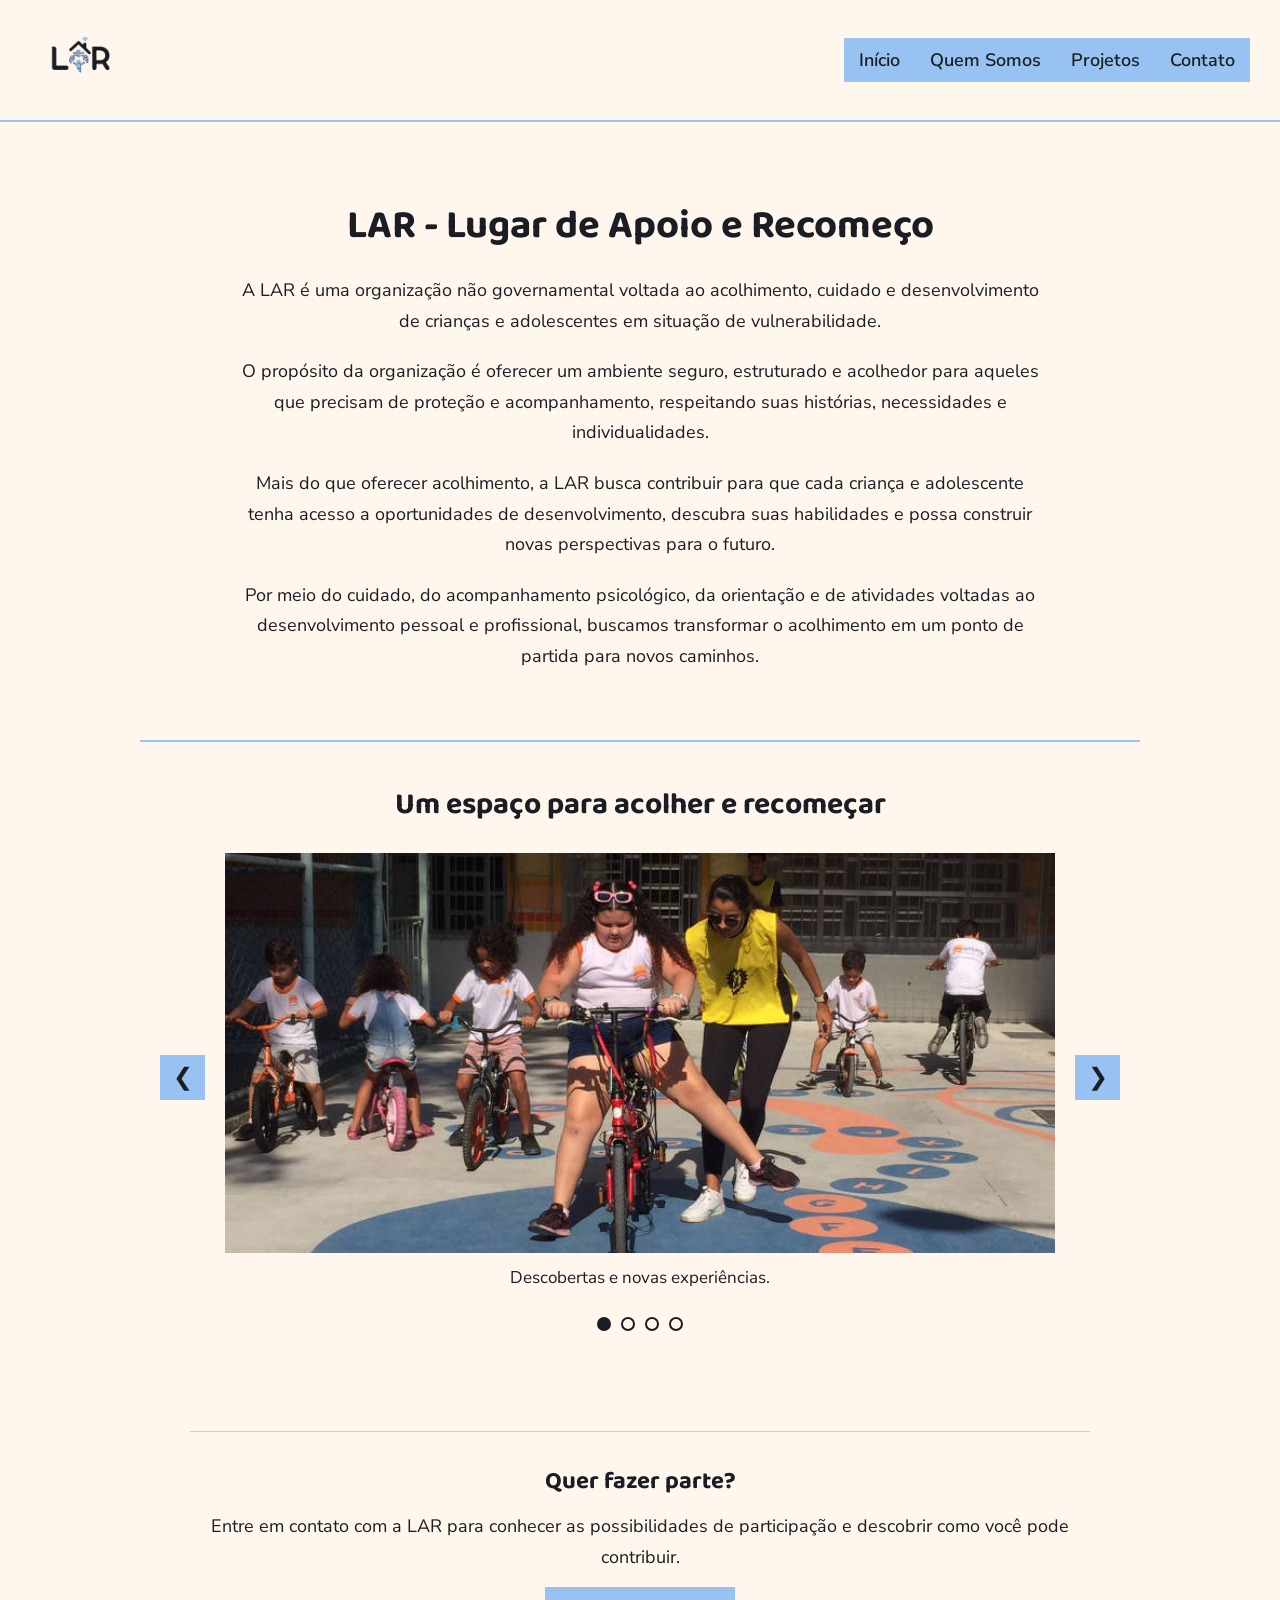
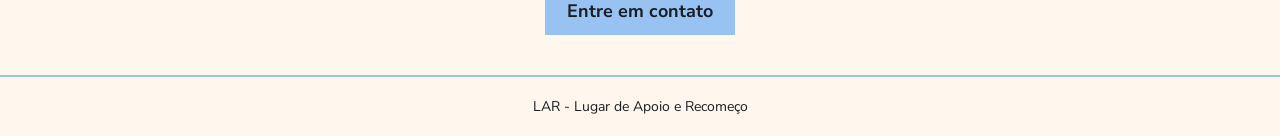
<file: Projeto ADS/HTML/index.html>
<!DOCTYPE html>
<html lang="pt-BR">

<head>

    <meta charset="UTF-8">

    <meta name="viewport" content="width=device-width, initial-scale=1.0">

    <title>LAR - Lugar de Apoio e Recomeço</title>

    <!-- Fontes -->

    <link rel="preconnect" href="https://fonts.googleapis.com">

    <link rel="preconnect" href="https://fonts.gstatic.com" crossorigin>

    <link
        href="https://fonts.googleapis.com/css2?family=Baloo+2:wght@400;500;600;700&family=Nunito+Sans:wght@400;500;600;700&display=swap"
        rel="stylesheet">

    <!-- CSS -->

    <link rel="stylesheet" href="../CSS/style.css">

</head>


<body>

    <!-- CABEÇALHO -->

    <header>

        <a href="index.html">

            <img
                src="../IMG/logo.png"
                alt="Logo da ONG LAR">

        </a>


        <!-- BOTÃO DO MENU HAMBÚRGUER -->

        <button
            type="button"
            class="menu-hamburguer"
            aria-label="Abrir menu"
            aria-expanded="false">

            <span></span>
            <span></span>
            <span></span>

        </button>


        <!-- MENU DE NAVEGAÇÃO -->

        <nav>

            <a href="index.html">Início</a>

            <a href="quem-somos.html">Quem Somos</a>

            <div class="menu-dropdown">

                <a href="projetos.html">Projetos</a>

                <div class="submenu">

                    <a href="projetos.html">Nossos Projetos</a>

                    <a href="projetos.html#participacao">Faça Parte</a>

                </div>

            </div>

            <a href="contato.html">Contato</a>

        </nav>

    </header>


    <main id="conteudo-principal">

        <!-- APRESENTAÇÃO DA LAR -->

        <section class="inicio">

            <h1>
                LAR - Lugar de Apoio e Recomeço
            </h1>

            <p>
                A LAR é uma organização não governamental voltada ao
                acolhimento, cuidado e desenvolvimento de crianças e
                adolescentes em situação de vulnerabilidade.
            </p>

            <p>
                O propósito da organização é oferecer um ambiente seguro,
                estruturado e acolhedor para aqueles que precisam de
                proteção e acompanhamento, respeitando suas histórias,
                necessidades e individualidades.
            </p>

            <p>
                Mais do que oferecer acolhimento, a LAR busca contribuir
                para que cada criança e adolescente tenha acesso a
                oportunidades de desenvolvimento, descubra suas
                habilidades e possa construir novas perspectivas para
                o futuro.
            </p>

            <p>
                Por meio do cuidado, do acompanhamento psicológico,
                da orientação e de atividades voltadas ao desenvolvimento
                pessoal e profissional, buscamos transformar o acolhimento
                em um ponto de partida para novos caminhos.
            </p>

        </section>


        <!-- CARROSSEL -->

        <section
            class="inicio-carrossel"
            aria-labelledby="titulo-carrossel">

            <h2 id="titulo-carrossel">
                Um espaço para acolher e recomeçar
            </h2>

            <div class="carrossel">

                <!-- BOTÃO IMAGEM ANTERIOR -->

                <button
                    type="button"
                    class="carrossel-botao"
                    id="anterior"
                    aria-label="Imagem anterior">

                    &#10094;

                </button>


                <!-- ÁREA DAS IMAGENS -->

                <div class="carrossel-imagens">

                    <figure class="slide ativo">

                        <img
                            src="../IMG/carrosel01.jpg"
                            alt="Menina começando a aprender a andar de bicicleta.">

                        <figcaption>
                            Descobertas e novas experiências.
                        </figcaption>

                    </figure>


                    <figure class="slide">

                        <img
                            src="../IMG/carrosel02.jpg"
                            alt="Aniversário em estilo piquenique, com crianças reunidas ao redor cantando.">

                        <figcaption>
                            Momentos de convivência e celebração.
                        </figcaption>

                    </figure>


                    <figure class="slide">

                        <img
                            src="../IMG/carrosel03.jpg"
                            alt="Crianças realizando uma atividade de pintura com tinta guache, cartolinas e pincéis, com bambolês ao fundo.">

                        <figcaption>
                            Criatividade, expressão e aprendizado.
                        </figcaption>

                    </figure>


                    <figure class="slide">

                        <img
                            src="../IMG/carrosel04.jpg"
                            alt="Mulheres adultas preparando cachorro-quente para as crianças.">

                        <figcaption>
                            Momentos de cuidado e convivência.
                        </figcaption>

                    </figure>

                </div>


                <!-- BOTÃO PRÓXIMA IMAGEM -->

                <button
                    type="button"
                    class="carrossel-botao"
                    id="proximo"
                    aria-label="Próxima imagem">

                    &#10095;

                </button>

            </div>


            <!-- INDICADORES -->

            <div
                class="carrossel-indicadores"
                role="group"
                aria-label="Navegação do carrossel">

                <button
                    type="button"
                    class="indicador ativo"
                    aria-label="Mostrar primeira imagem">
                </button>

                <button
                    type="button"
                    class="indicador"
                    aria-label="Mostrar segunda imagem">
                </button>

                <button
                    type="button"
                    class="indicador"
                    aria-label="Mostrar terceira imagem">
                </button>

                <button
                    type="button"
                    class="indicador"
                    aria-label="Mostrar quarta imagem">
                </button>

            </div>

        </section>


        <!-- CONTATO -->

        <section>

            <div class="participacao-final">

                <h3>
                    Quer fazer parte?
                </h3>

                <p>
                    Entre em contato com a LAR para conhecer as
                    possibilidades de participação e descobrir como
                    você pode contribuir.
                </p>

                <a href="contato.html">
                    Entre em contato
                </a>

            </div>

        </section>

    </main>


    <!-- RODAPÉ -->

    <footer>

        <p>
            LAR - Lugar de Apoio e Recomeço
        </p>

    </footer>


    <!-- JAVASCRIPT -->

    <script src="../JS/main.js"></script>

</body>

</html>
</file>
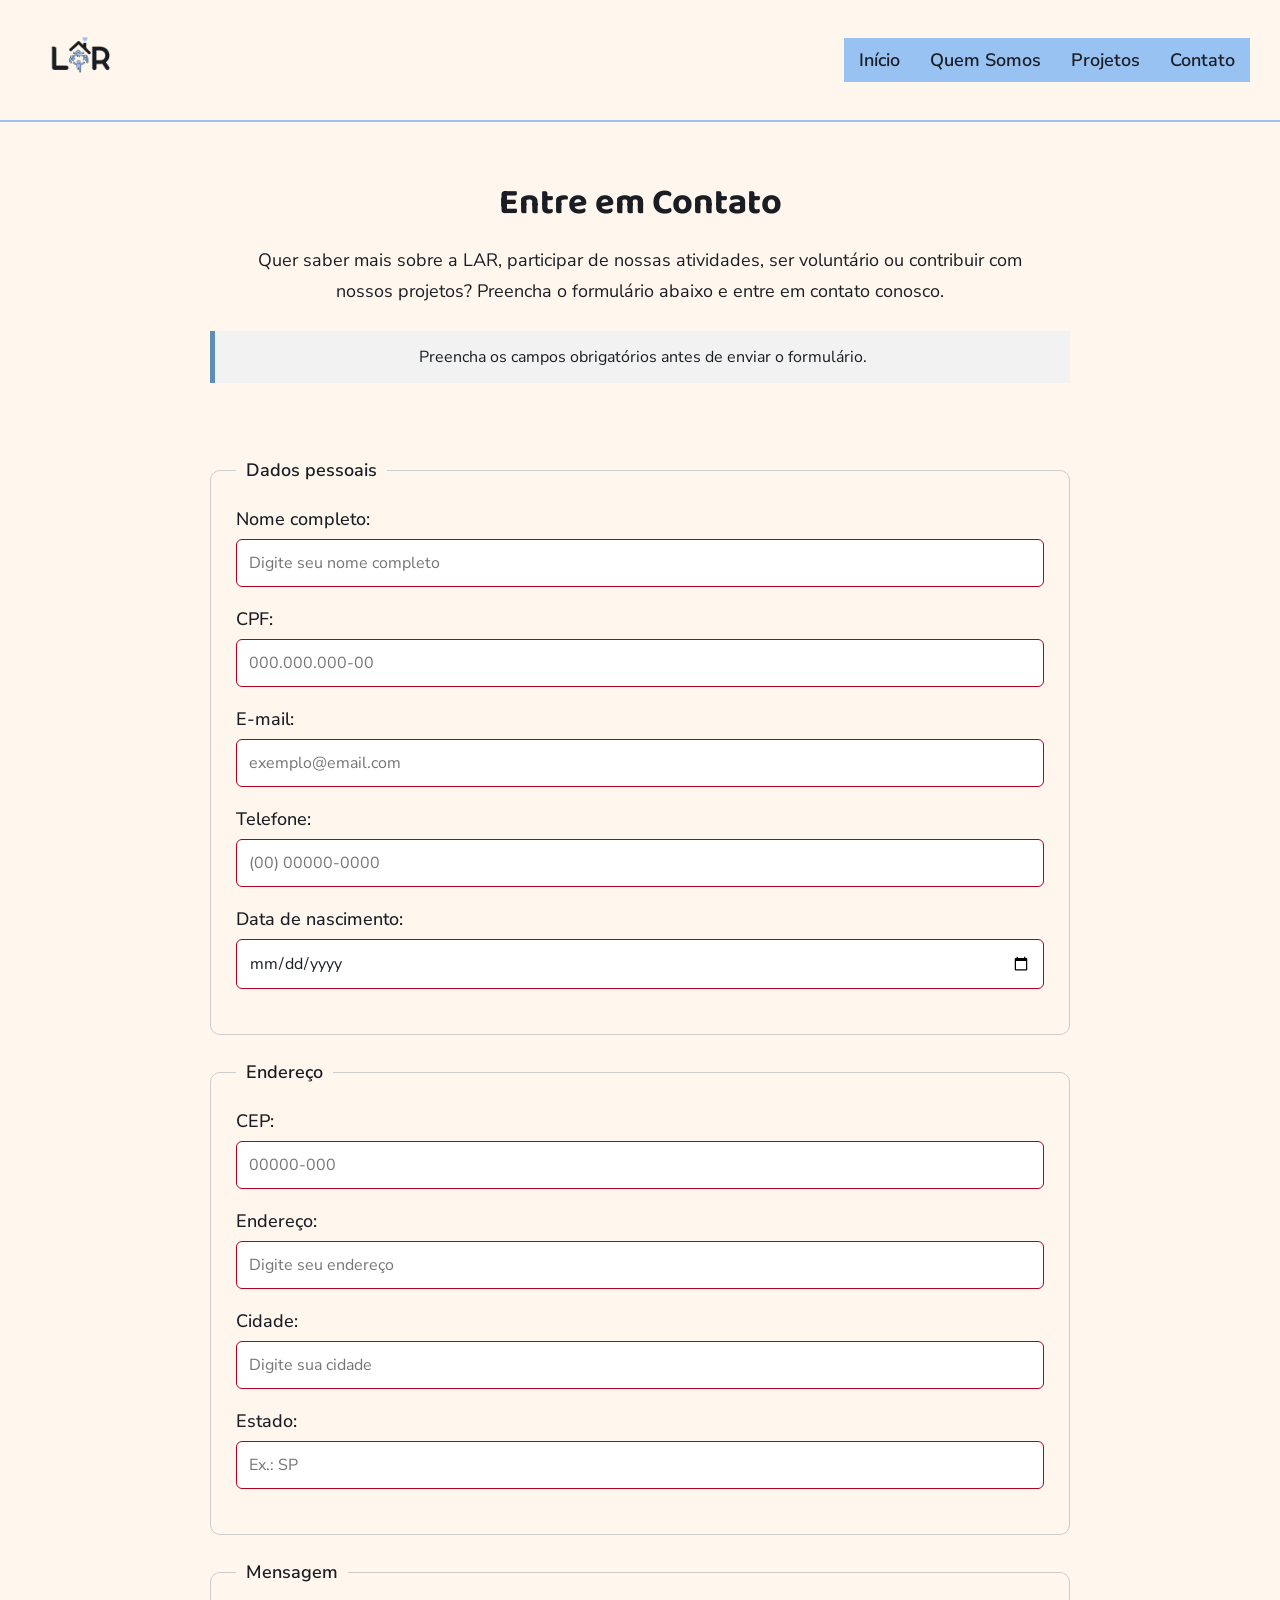
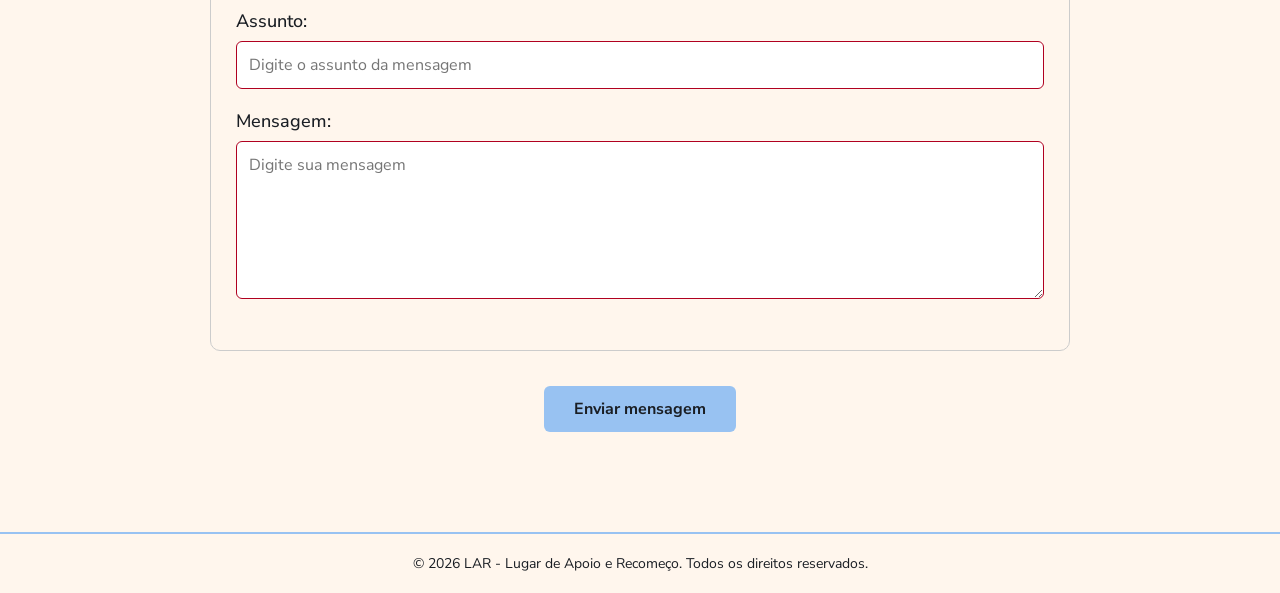
<file: Projeto ADS/HTML/contato.html>
<!DOCTYPE html>
<html lang="pt-BR">

<head>

    <meta charset="UTF-8">

    <meta name="viewport" content="width=device-width, initial-scale=1.0">

    <title>LAR - Contato</title>

    <!-- Fontes -->

    <link rel="preconnect" href="https://fonts.googleapis.com">

    <link rel="preconnect" href="https://fonts.gstatic.com" crossorigin>

    <link
        href="https://fonts.googleapis.com/css2?family=Baloo+2:wght@400;500;600;700&family=Nunito+Sans:wght@400;500;600;700&display=swap"
        rel="stylesheet">

    <!-- CSS -->

    <link rel="stylesheet" href="../CSS/style.css">

</head>


<body>

    <!-- CABEÇALHO -->

    <header>

        <a href="index.html">

            <img
                src="../IMG/logo.png"
                alt="Logo da ONG LAR">

        </a>


        <!-- BOTÃO DO MENU HAMBÚRGUER -->

        <button
            type="button"
            class="menu-hamburguer"
            aria-label="Abrir menu"
            aria-expanded="false">

            <span></span>
            <span></span>
            <span></span>

        </button>


        <!-- MENU DE NAVEGAÇÃO -->

        <nav>

            <a href="index.html">Início</a>

            <a href="quem-somos.html">Quem Somos</a>

            <div class="menu-dropdown">

                <a href="projetos.html">Projetos</a>

                <div class="submenu">

                    <a href="projetos.html">Nossos Projetos</a>

                    <a href="projetos.html#participacao">Faça Parte</a>

                </div>

            </div>

            <a href="contato.html">Contato</a>

        </nav>

    </header>


    <!-- CONTEÚDO PRINCIPAL -->

    <main>

        <section class="contato-introducao">

            <h1>
                Entre em Contato
            </h1>

            <p>
                Quer saber mais sobre a LAR, participar de nossas atividades,
                ser voluntário ou contribuir com nossos projetos?
                Preencha o formulário abaixo e entre em contato conosco.
            </p>

            <div class="alerta">
                Preencha os campos obrigatórios antes de enviar o formulário.
            </div>

        </section>


        <!-- FORMULÁRIO -->

        <section class="contato-formulario">

            <form action="#" method="post">

                <!-- DADOS PESSOAIS -->

                <fieldset>

                    <legend>
                        Dados pessoais
                    </legend>

                    <label for="nome">
                        Nome completo:
                    </label>

                    <input
                        type="text"
                        id="nome"
                        name="nome"
                        placeholder="Digite seu nome completo"
                        required>


                    <label for="cpf">
                        CPF:
                    </label>

                    <input
                        type="text"
                        id="cpf"
                        name="cpf"
                        placeholder="000.000.000-00"
                        pattern="[0-9]{3}\.[0-9]{3}\.[0-9]{3}-[0-9]{2}"
                        title="Digite o CPF no formato 000.000.000-00"
                        required>


                    <label for="email">
                        E-mail:
                    </label>

                    <input
                        type="email"
                        id="email"
                        name="email"
                        placeholder="exemplo@email.com"
                        required>


                    <label for="telefone">
                        Telefone:
                    </label>

                    <input
                        type="tel"
                        id="telefone"
                        name="telefone"
                        placeholder="(00) 00000-0000"
                        pattern="\([0-9]{2}\) [0-9]{5}-[0-9]{4}"
                        title="Digite o telefone no formato (00) 00000-0000"
                        required>


                    <label for="data-nascimento">
                        Data de nascimento:
                    </label>

                    <input
                        type="date"
                        id="data-nascimento"
                        name="data-nascimento"
                        required>

                </fieldset>


                <!-- ENDEREÇO -->

                <fieldset>

                    <legend>
                        Endereço
                    </legend>

                    <label for="cep">
                        CEP:
                    </label>

                    <input
                        type="text"
                        id="cep"
                        name="cep"
                        placeholder="00000-000"
                        pattern="[0-9]{5}-[0-9]{3}"
                        title="Digite o CEP no formato 00000-000"
                        required>


                    <label for="endereco">
                        Endereço:
                    </label>

                    <input
                        type="text"
                        id="endereco"
                        name="endereco"
                        placeholder="Digite seu endereço"
                        required>


                    <label for="cidade">
                        Cidade:
                    </label>

                    <input
                        type="text"
                        id="cidade"
                        name="cidade"
                        placeholder="Digite sua cidade"
                        required>


                    <label for="estado">
                        Estado:
                    </label>

                    <input
                        type="text"
                        id="estado"
                        name="estado"
                        placeholder="Ex.: SP"
                        pattern="[A-Za-z]{2}"
                        maxlength="2"
                        title="Digite a sigla do estado com 2 letras"
                        required>

                </fieldset>


                <!-- MENSAGEM -->

                <fieldset>

                    <legend>
                        Mensagem
                    </legend>

                    <label for="assunto">
                        Assunto:
                    </label>

                    <input
                        type="text"
                        id="assunto"
                        name="assunto"
                        placeholder="Digite o assunto da mensagem"
                        required>


                    <label for="mensagem">
                        Mensagem:
                    </label>

                    <textarea
                        id="mensagem"
                        name="mensagem"
                        placeholder="Digite sua mensagem"
                        rows="6"
                        required></textarea>

                </fieldset>


                <!-- BOTÃO -->

                <button type="submit">
                    Enviar mensagem
                </button>

            </form>

        </section>

    </main>


    <!-- RODAPÉ -->

    <footer>

        <p>
            © 2026 LAR - Lugar de Apoio e Recomeço. Todos os direitos reservados.
        </p>

    </footer>


    <!-- JAVASCRIPT -->

    <script src="../JS/main.js"></script>

</body>

</html>
</file>
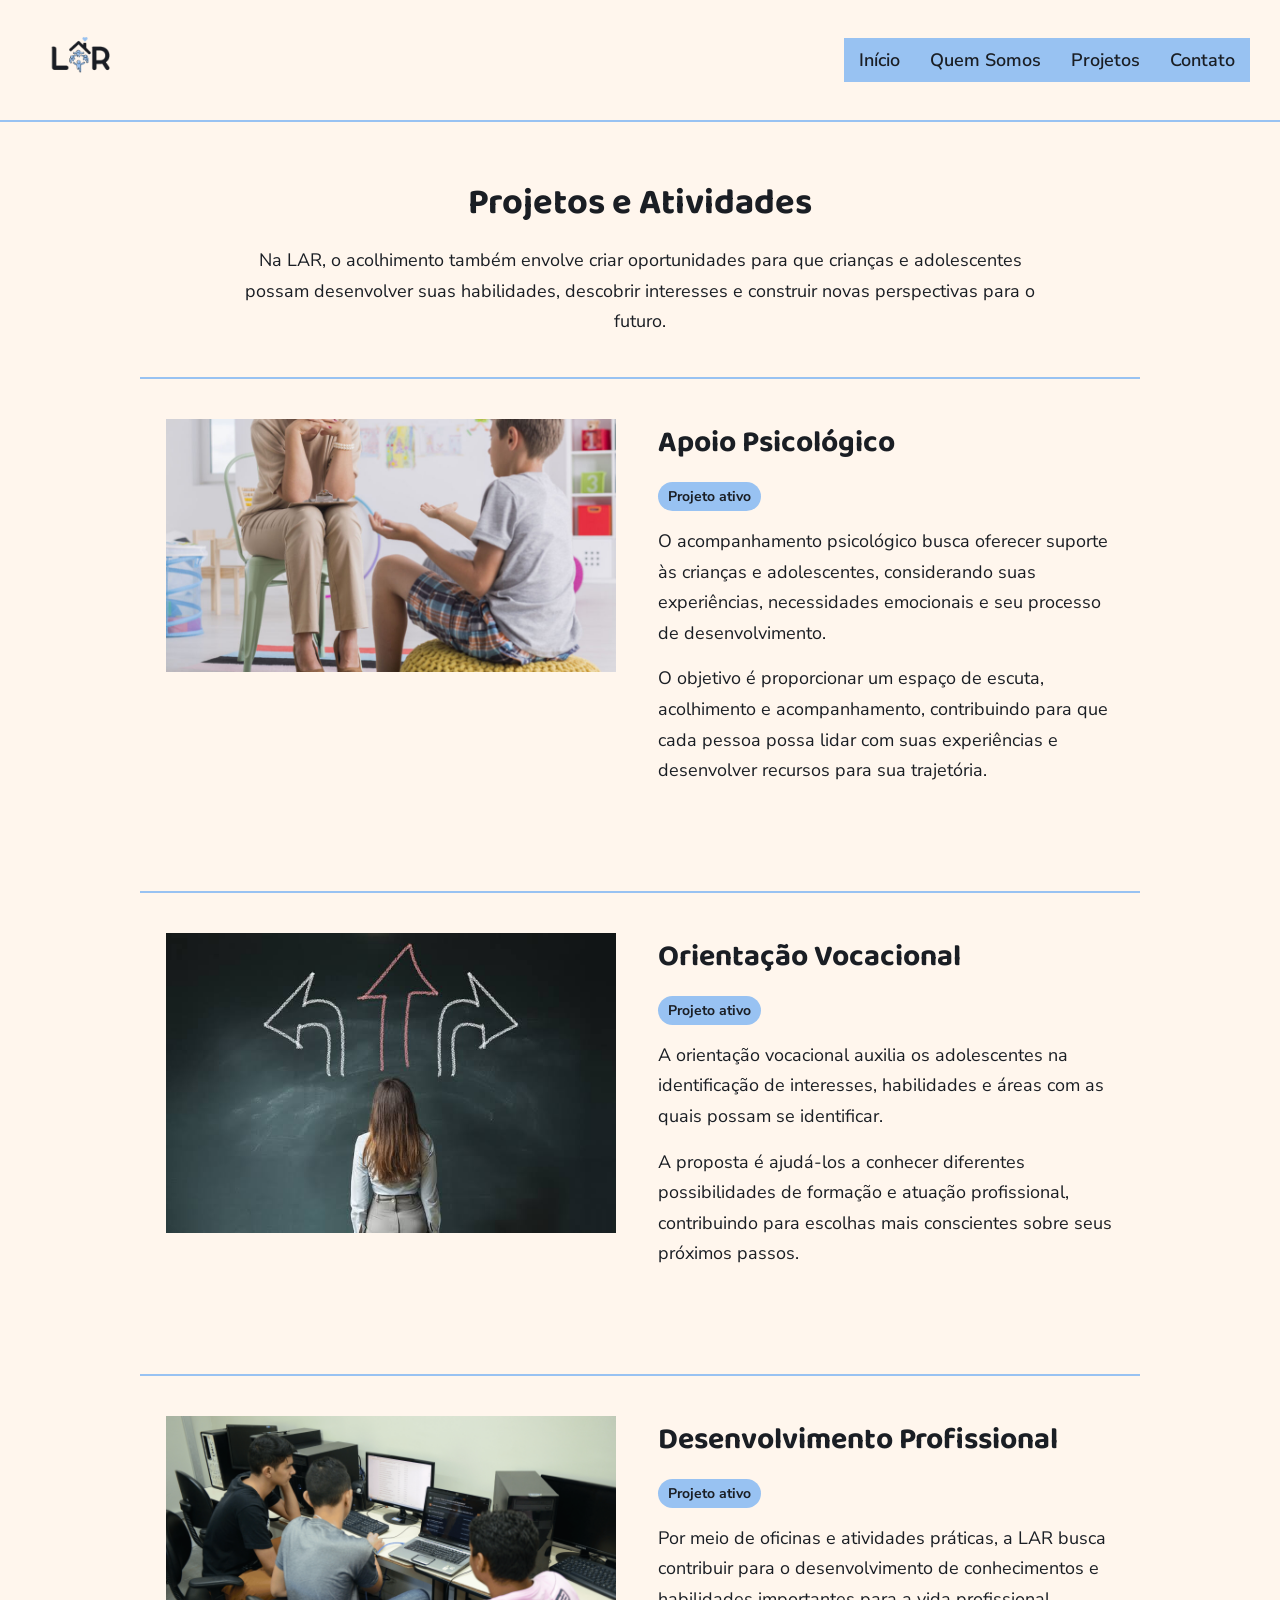
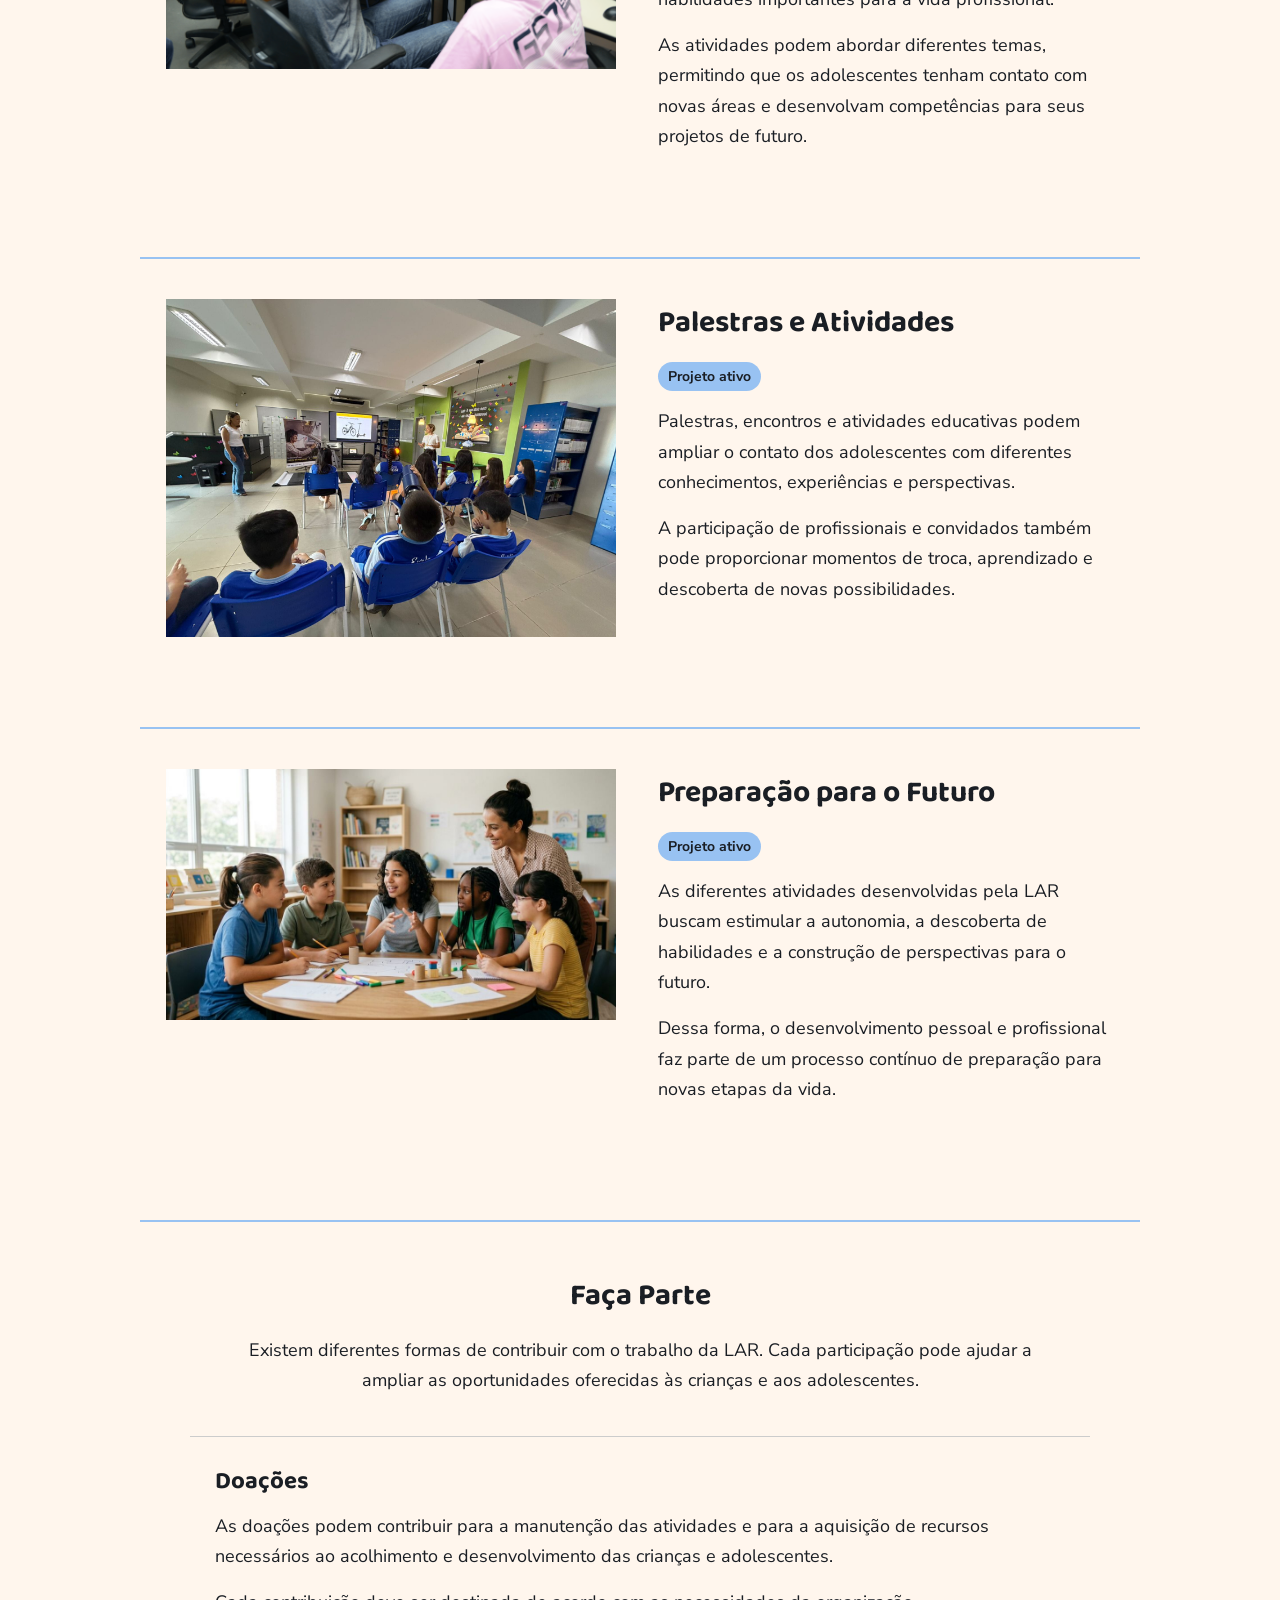
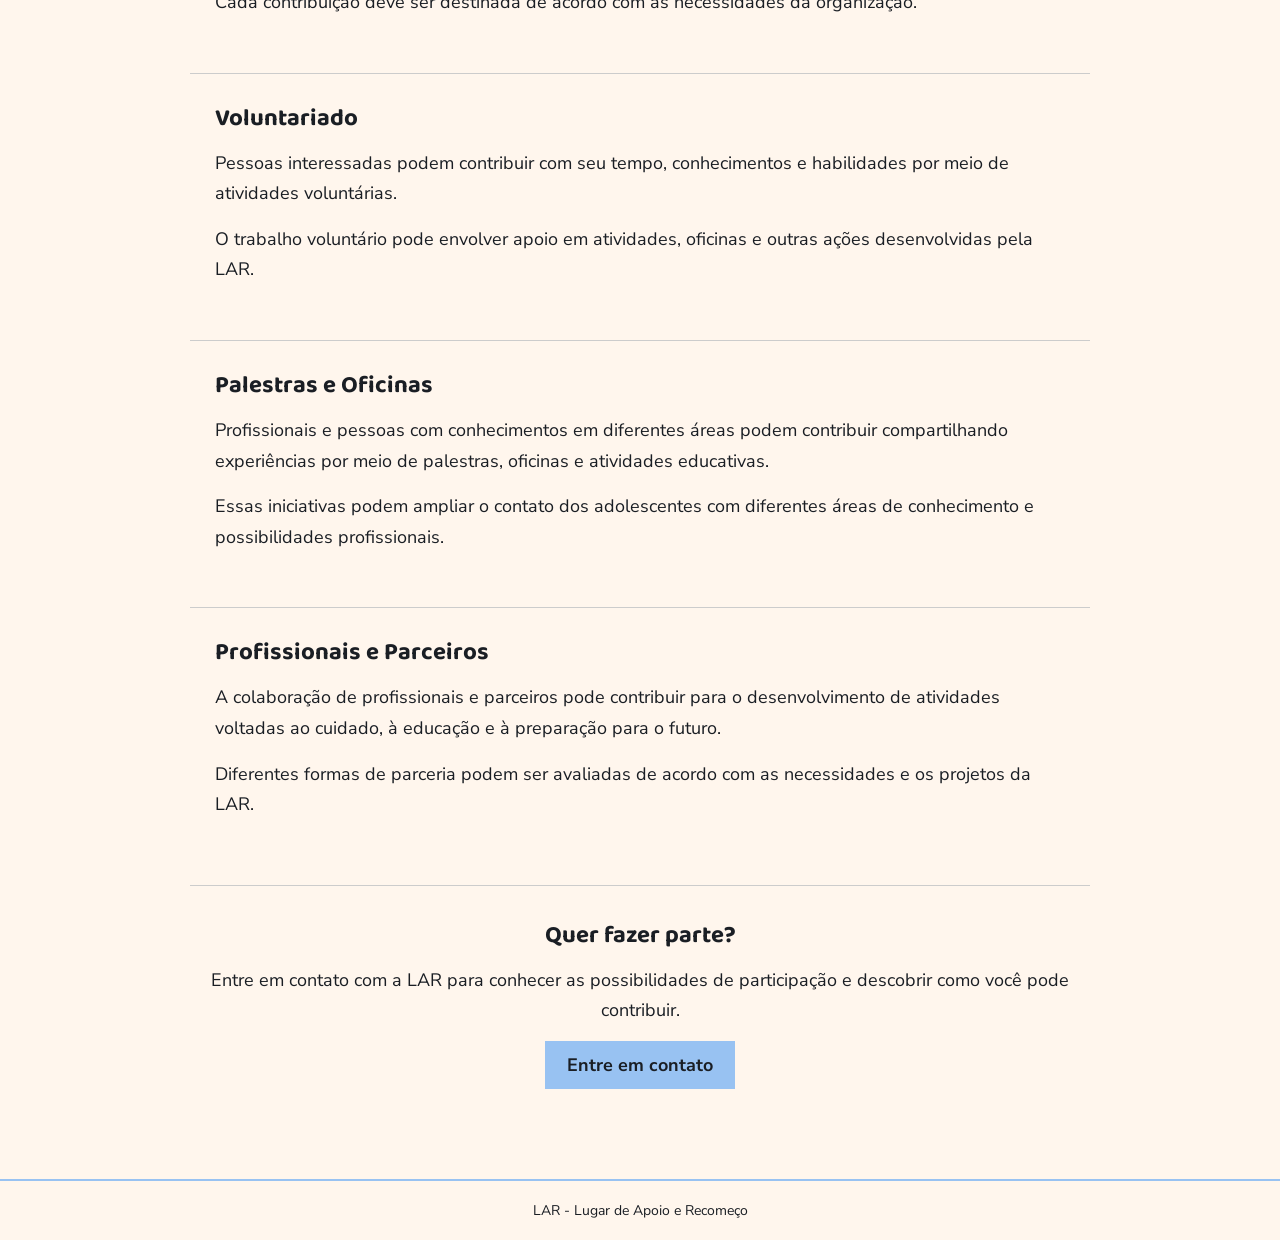
<file: Projeto ADS/HTML/projetos.html>
<!DOCTYPE html>
<html lang="pt-BR">

<head>

    <meta charset="UTF-8">

    <meta name="viewport" content="width=device-width, initial-scale=1.0">

    <title>LAR - Projetos</title>

    <!-- Fontes -->

    <link rel="preconnect" href="https://fonts.googleapis.com">

    <link rel="preconnect" href="https://fonts.gstatic.com" crossorigin>

    <link
        href="https://fonts.googleapis.com/css2?family=Baloo+2:wght@400;500;600;700&family=Nunito+Sans:wght@400;500;600;700&display=swap"
        rel="stylesheet">

    <!-- CSS -->

    <link rel="stylesheet" href="../CSS/style.css">

</head>


<body>

    <!-- CABEÇALHO -->

    <header>

        <a href="index.html">

            <img
                src="../IMG/logo.png"
                alt="Logo da ONG LAR">

        </a>


        <!-- BOTÃO DO MENU HAMBÚRGUER -->

        <button
            type="button"
            class="menu-hamburguer"
            aria-label="Abrir menu"
            aria-expanded="false">

            <span></span>
            <span></span>
            <span></span>

        </button>


        <!-- MENU DE NAVEGAÇÃO -->

        <nav>

            <a href="index.html">Início</a>

            <a href="quem-somos.html">Quem Somos</a>

            <div class="menu-dropdown">

                <a href="projetos.html">Projetos</a>

                <div class="submenu">

                    <a href="projetos.html">Nossos Projetos</a>

                    <a href="projetos.html#participacao">Faça Parte</a>

                </div>

            </div>

            <a href="contato.html">Contato</a>

        </nav>

    </header>


    <main>

        <!-- INTRODUÇÃO -->

        <section class="projetos-introducao">

            <h1>
                Projetos e Atividades
            </h1>

            <p>
                Na LAR, o acolhimento também envolve criar oportunidades
                para que crianças e adolescentes possam desenvolver suas
                habilidades, descobrir interesses e construir novas
                perspectivas para o futuro.
            </p>

        </section>


        <!-- PROJETO 01 -->

        <section class="projeto-item">

            <div class="projeto-imagem">

                <img
                    src="../IMG/projeto01.jpg"
                    alt="Imagem representando o apoio psicológico oferecido pela LAR.">

            </div>

            <div class="projeto-conteudo">

                <h2>
                    Apoio Psicológico
                </h2>

                <span class="badge">
                    Projeto ativo
                </span>

                <p>
                    O acompanhamento psicológico busca oferecer suporte
                    às crianças e adolescentes, considerando suas
                    experiências, necessidades emocionais e seu processo
                    de desenvolvimento.
                </p>

                <p>
                    O objetivo é proporcionar um espaço de escuta,
                    acolhimento e acompanhamento, contribuindo para que
                    cada pessoa possa lidar com suas experiências e
                    desenvolver recursos para sua trajetória.
                </p>

            </div>

        </section>


        <!-- PROJETO 02 -->

        <section class="projeto-item">

            <div class="projeto-imagem">

                <img
                    src="../IMG/projeto02.jpg"
                    alt="Imagem representando uma atividade de orientação vocacional.">

            </div>

            <div class="projeto-conteudo">

                <h2>
                    Orientação Vocacional
                </h2>

                <span class="badge">
                    Projeto ativo
                </span>

                <p>
                    A orientação vocacional auxilia os adolescentes na
                    identificação de interesses, habilidades e áreas
                    com as quais possam se identificar.
                </p>

                <p>
                    A proposta é ajudá-los a conhecer diferentes
                    possibilidades de formação e atuação profissional,
                    contribuindo para escolhas mais conscientes sobre
                    seus próximos passos.
                </p>

            </div>

        </section>


        <!-- PROJETO 03 -->

        <section class="projeto-item">

            <div class="projeto-imagem">

                <img
                    src="../IMG/projeto03.png"
                    alt="Imagem representando atividades de desenvolvimento profissional.">

            </div>

            <div class="projeto-conteudo">

                <h2>
                    Desenvolvimento Profissional
                </h2>

                <span class="badge">
                    Projeto ativo
                </span>

                <p>
                    Por meio de oficinas e atividades práticas, a LAR
                    busca contribuir para o desenvolvimento de
                    conhecimentos e habilidades importantes para a
                    vida profissional.
                </p>

                <p>
                    As atividades podem abordar diferentes temas,
                    permitindo que os adolescentes tenham contato com
                    novas áreas e desenvolvam competências para seus
                    projetos de futuro.
                </p>

            </div>

        </section>


        <!-- PROJETO 04 -->

        <section class="projeto-item">

            <div class="projeto-imagem">

                <img
                    src="../IMG/projeto04.jpg"
                    alt="Imagem representando palestras e atividades educativas realizadas pela LAR.">

            </div>

            <div class="projeto-conteudo">

                <h2>
                    Palestras e Atividades
                </h2>

                <span class="badge">
                    Projeto ativo
                </span>

                <p>
                    Palestras, encontros e atividades educativas podem
                    ampliar o contato dos adolescentes com diferentes
                    conhecimentos, experiências e perspectivas.
                </p>

                <p>
                    A participação de profissionais e convidados também
                    pode proporcionar momentos de troca, aprendizado e
                    descoberta de novas possibilidades.
                </p>

            </div>

        </section>


        <!-- PROJETO 05 -->

        <section class="projeto-item">

            <div class="projeto-imagem">

                <img
                    src="../IMG/projeto05.jpg"
                    alt="Imagem representando atividades de preparação para o futuro.">

            </div>

            <div class="projeto-conteudo">

                <h2>
                    Preparação para o Futuro
                </h2>

                <span class="badge">
                    Projeto ativo
                </span>

                <p>
                    As diferentes atividades desenvolvidas pela LAR
                    buscam estimular a autonomia, a descoberta de
                    habilidades e a construção de perspectivas para o
                    futuro.
                </p>

                <p>
                    Dessa forma, o desenvolvimento pessoal e profissional
                    faz parte de um processo contínuo de preparação para
                    novas etapas da vida.
                </p>

            </div>

        </section>


        <!-- FORMAS DE PARTICIPAÇÃO -->

        <section
            class="projetos-participacao"
            id="participacao">

            <h2>
                Faça Parte
            </h2>

            <p>
                Existem diferentes formas de contribuir com o trabalho
                da LAR. Cada participação pode ajudar a ampliar as
                oportunidades oferecidas às crianças e aos adolescentes.
            </p>


            <!-- DOAÇÕES -->

            <div class="participacao-item">

                <h3>
                    Doações
                </h3>

                <p>
                    As doações podem contribuir para a manutenção das
                    atividades e para a aquisição de recursos necessários
                    ao acolhimento e desenvolvimento das crianças e
                    adolescentes.
                </p>

                <p>
                    Cada contribuição deve ser destinada de acordo com
                    as necessidades da organização.
                </p>

            </div>


            <!-- VOLUNTARIADO -->

            <div class="participacao-item">

                <h3>
                    Voluntariado
                </h3>

                <p>
                    Pessoas interessadas podem contribuir com seu tempo,
                    conhecimentos e habilidades por meio de atividades
                    voluntárias.
                </p>

                <p>
                    O trabalho voluntário pode envolver apoio em
                    atividades, oficinas e outras ações desenvolvidas
                    pela LAR.
                </p>

            </div>


            <!-- PALESTRAS E OFICINAS -->

            <div class="participacao-item">

                <h3>
                    Palestras e Oficinas
                </h3>

                <p>
                    Profissionais e pessoas com conhecimentos em
                    diferentes áreas podem contribuir compartilhando
                    experiências por meio de palestras, oficinas e
                    atividades educativas.
                </p>

                <p>
                    Essas iniciativas podem ampliar o contato dos
                    adolescentes com diferentes áreas de conhecimento
                    e possibilidades profissionais.
                </p>

            </div>


            <!-- PROFISSIONAIS E PARCEIROS -->

            <div class="participacao-item">

                <h3>
                    Profissionais e Parceiros
                </h3>

                <p>
                    A colaboração de profissionais e parceiros pode
                    contribuir para o desenvolvimento de atividades
                    voltadas ao cuidado, à educação e à preparação
                    para o futuro.
                </p>

                <p>
                    Diferentes formas de parceria podem ser avaliadas
                    de acordo com as necessidades e os projetos da LAR.
                </p>

            </div>


            <!-- CONTATO -->

            <div class="participacao-final">

                <h3>
                    Quer fazer parte?
                </h3>

                <p>
                    Entre em contato com a LAR para conhecer as
                    possibilidades de participação e descobrir como
                    você pode contribuir.
                </p>

                <a href="contato.html">
                    Entre em contato
                </a>

            </div>

        </section>

    </main>


    <!-- RODAPÉ -->

    <footer>

        <p>
            LAR - Lugar de Apoio e Recomeço
        </p>

    </footer>


    <!-- JAVASCRIPT -->

    <script src="../JS/main.js"></script>

</body>

</html>
</file>
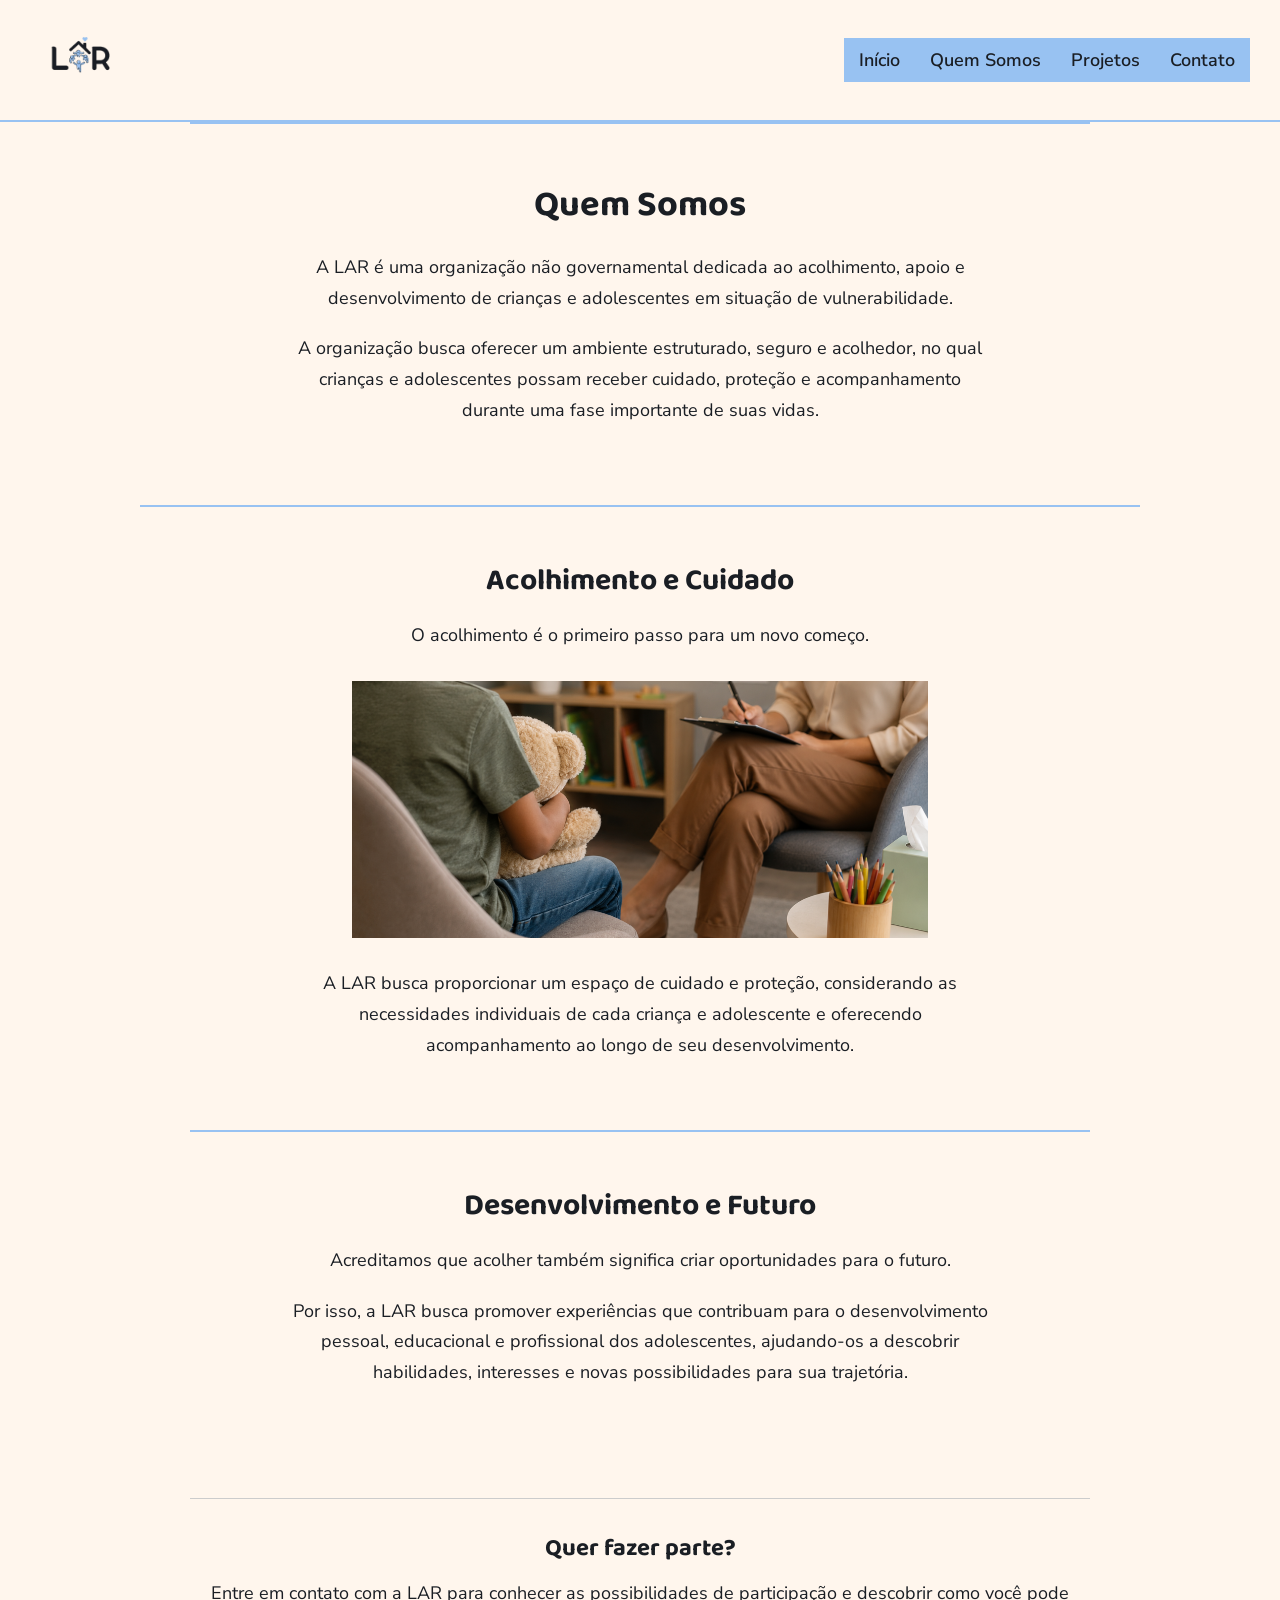
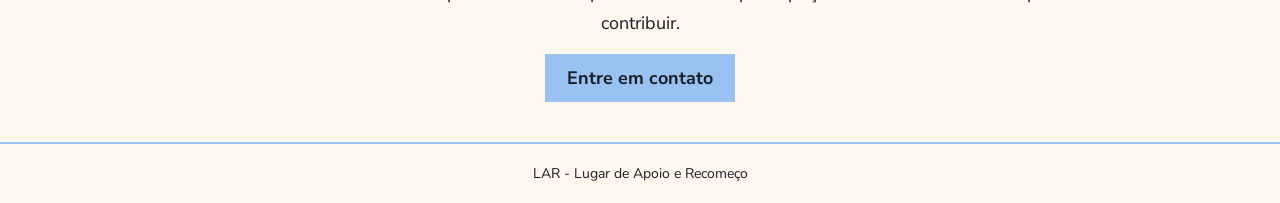
<file: Projeto ADS/HTML/quem-somos.html>
<!DOCTYPE html>
<html lang="pt-BR">

<head>

    <meta charset="UTF-8">

    <meta name="viewport" content="width=device-width, initial-scale=1.0">

    <title>LAR - Quem Somos</title>

    <!-- Fontes -->

    <link rel="preconnect" href="https://fonts.googleapis.com">

    <link rel="preconnect" href="https://fonts.gstatic.com" crossorigin>

    <link
        href="https://fonts.googleapis.com/css2?family=Baloo+2:wght@400;500;600;700&family=Nunito+Sans:wght@400;500;600;700&display=swap"
        rel="stylesheet">

    <!-- CSS -->

    <link rel="stylesheet" href="../CSS/style.css">

</head>


<body>

    <!-- CABEÇALHO -->

    <header>

        <a href="index.html">

            <img
                src="../IMG/logo.png"
                alt="Logo da ONG LAR">

        </a>


        <!-- BOTÃO DO MENU HAMBÚRGUER -->

        <button
            type="button"
            class="menu-hamburguer"
            aria-label="Abrir menu"
            aria-expanded="false">

            <span></span>
            <span></span>
            <span></span>

        </button>


        <!-- MENU DE NAVEGAÇÃO -->

        <nav>

            <a href="index.html">Início</a>

            <a href="quem-somos.html">Quem Somos</a>

            <div class="menu-dropdown">

                <a href="projetos.html">Projetos</a>

                <div class="submenu">

                    <a href="projetos.html">Nossos Projetos</a>

                    <a href="projetos.html#participacao">Faça Parte</a>

                </div>

            </div>

            <a href="contato.html">Contato</a>

        </nav>

    </header>


    <main>

        <!-- QUEM SOMOS -->

        <section class="sobre">

            <h1>Quem Somos</h1>

            <p>
                A LAR é uma organização não governamental dedicada ao
                acolhimento, apoio e desenvolvimento de crianças e
                adolescentes em situação de vulnerabilidade.
            </p>

            <p>
                A organização busca oferecer um ambiente estruturado,
                seguro e acolhedor, no qual crianças e adolescentes possam
                receber cuidado, proteção e acompanhamento durante uma
                fase importante de suas vidas.
            </p>

        </section>


        <!-- ACOLHIMENTO -->

        <section class="acolhimento">

            <h2>Acolhimento e Cuidado</h2>

            <p>
                O acolhimento é o primeiro passo para um novo começo.
            </p>

            <img
                src="../IMG/acolhimento.png"
                alt="Criança sentada em uma cadeira, abraçada a um ursinho, diante de uma psicoterapeuta que escreve em uma prancheta.">

            <p>
                A LAR busca proporcionar um espaço de cuidado e proteção,
                considerando as necessidades individuais de cada criança
                e adolescente e oferecendo acompanhamento ao longo de
                seu desenvolvimento.
            </p>

        </section>


        <!-- DESENVOLVIMENTO -->

        <section class="desenvolvimento">

            <h2>Desenvolvimento e Futuro</h2>

            <p>
                Acreditamos que acolher também significa criar
                oportunidades para o futuro.
            </p>

            <p>
                Por isso, a LAR busca promover experiências que
                contribuam para o desenvolvimento pessoal, educacional
                e profissional dos adolescentes, ajudando-os a descobrir
                habilidades, interesses e novas possibilidades para
                sua trajetória.
            </p>

        </section>


        <!-- CONTATO -->

        <section>

            <div class="participacao-final">

                <h3>
                    Quer fazer parte?
                </h3>

                <p>
                    Entre em contato com a LAR para conhecer as
                    possibilidades de participação e descobrir como
                    você pode contribuir.
                </p>

                <a href="contato.html">
                    Entre em contato
                </a>

            </div>

        </section>

    </main>


    <!-- RODAPÉ -->

    <footer>

        <p>
            LAR - Lugar de Apoio e Recomeço
        </p>

    </footer>


    <!-- JAVASCRIPT -->

    <script src="../JS/main.js"></script>

</body>

</html>
</file>
<file: Projeto ADS/CSS/style.css>
/* =========================================================
   DESIGN SYSTEM - LAR
   ========================================================= */

:root {

    /* CORES */

    --cor-principal: #1A1E24;
    --cor-secundaria: #98C2F2;
    --cor-fundo: #FFF6ED;

    --cor-branco: #FFFFFF;
    --cor-neutra-clara: #F2F2F2;
    --cor-neutra-media: #CCCCCC;
    --cor-neutra-escura: #555555;
    --cor-destaque: #5B8DB8;
    --cor-foco: #1A1E24;


    /* TIPOGRAFIA */

    --fonte-xxl: 40px;
    --fonte-xl: 36px;
    --fonte-lg: 30px;
    --fonte-md: 24px;
    --fonte-base: 18px;
    --fonte-sm: 16px;
    --fonte-xs: 14px;


    /* ESPAÇAMENTOS MODULARES */

    --espaco-1: 8px;
    --espaco-2: 16px;
    --espaco-3: 24px;
    --espaco-4: 32px;
    --espaco-5: 40px;
    --espaco-6: 48px;
    --espaco-7: 64px;
    --espaco-8: 80px;
}


/* =========================================================
   CONFIGURAÇÃO GERAL
   ========================================================= */

* {
    box-sizing: border-box;
}

html {
    scroll-behavior: smooth;
}

body {
    margin: 0;
    background-color: var(--cor-fundo);
    color: var(--cor-principal);
    font-family: "Nunito Sans", sans-serif;
    font-size: var(--fonte-base);
}


/* =========================================================
   CABEÇALHO
   ========================================================= */

header {
    display: flex;
    align-items: center;
    justify-content: space-between;
    padding: 10px 40px;
    border-bottom: 2px solid var(--cor-secundaria);
    background-color: var(--cor-fundo);
}

header img {
    display: block;
    width: 100px;
    height: auto;
}


/* =========================================================
   NAVEGAÇÃO
   ========================================================= */

/* MENU PRINCIPAL */

nav {
    display: flex;
}

nav > a,
.menu-dropdown > a {
    display: block;
    padding: 10px 15px;
    color: var(--cor-principal);
    text-decoration: none;
    font-weight: 600;
}


/* AGRUPAMENTO AZUL DO MENU */

nav {
    background-color: var(--cor-secundaria);
}


/* ITEM PROJETOS */

.menu-dropdown {
    position: relative;
}


/* SUBMENU */

.submenu {
    position: absolute;
    top: 100%;
    left: 0;
    z-index: 10;

    display: none;

    min-width: 180px;
    margin: 0;
    padding: 0;

    background-color: var(--cor-branco);
    border: 1px solid var(--cor-neutra-media);

    box-shadow: 0 4px 8px rgba(0, 0, 0, 0.15);
}


/* LINKS DO SUBMENU */

.submenu a {
    display: block;
    padding: 10px 15px;

    color: var(--cor-principal);
    text-decoration: none;
    font-weight: 600;

    background-color: var(--cor-branco);
}


/* MOSTRA O SUBMENU SOMENTE QUANDO INTERAGIR COM PROJETOS */

.menu-dropdown:hover .submenu,
.menu-dropdown:focus-within .submenu {
    display: block;
}


/* EFEITO DOS LINKS */

nav a:hover {
    color: var(--cor-principal);
    text-decoration: underline;
    text-decoration-thickness: 2px;
}

nav a:focus {
    outline: 3px solid var(--cor-foco);
    outline-offset: 2px;
}


/* =========================================================
   PÁGINA INICIAL
   ========================================================= */

.inicio {
    max-width: 900px;
    margin: 0 auto;
    padding: var(--espaco-8) 20px var(--espaco-6);
    text-align: center;
}

.inicio h1 {
    margin: 0 0 25px;
    font-family: "Baloo 2", sans-serif;
    font-size: var(--fonte-xxl);
    line-height: 1.2;
}

.inicio p {
    max-width: 800px;
    margin: 0 auto 20px;
    font-size: var(--fonte-base);
    line-height: 1.7;
}


/* =========================================================
   CARROSSEL
   ========================================================= */

.inicio-carrossel {
    max-width: 1000px;
    margin: 0 auto 50px;
    padding: 45px 20px 50px;
    border-top: 2px solid var(--cor-secundaria);
}

.inicio-carrossel h2 {
    margin: 0 0 30px;
    font-family: "Baloo 2", sans-serif;
    font-size: var(--fonte-lg);
    line-height: 1.2;
    text-align: center;
}


/* GRID DE 12 COLUNAS DO CARROSSEL */

.carrossel {
    display: grid;
    grid-template-columns: 45px repeat(10, 1fr) 45px;
    align-items: center;
    gap: 20px;
}

.carrossel-imagens {
    grid-column: 2 / span 10;
    min-width: 0;
    min-height: 430px;
}

.carrossel-botao:first-child {
    grid-column: 1;
}

.carrossel-botao:last-child {
    grid-column: 12;
}


/* =========================================================
   SLIDES
   ========================================================= */

.slide {
    display: none;
    margin: 0;
}

.slide.ativo {
    display: block;
}

.slide img {
    display: block;
    width: 100%;
    height: 400px;
    object-fit: cover;
}

.slide figcaption {
    padding: 12px 10px;
    text-align: center;
    font-size: 17px;
    line-height: 1.5;
}


/* =========================================================
   BOTÕES DO CARROSSEL
   ========================================================= */

.carrossel-botao {
    flex-shrink: 0;
    width: 45px;
    height: 45px;
    padding: 0;
    border: none;
    background-color: var(--cor-secundaria);
    color: var(--cor-principal);
    font-family: sans-serif;
    font-size: var(--fonte-md);
    cursor: pointer;
}

.carrossel-botao:hover {
    text-decoration: underline;
}

.carrossel-botao:focus {
    outline: 3px solid var(--cor-foco);
    outline-offset: 3px;
}


/* =========================================================
   INDICADORES DO CARROSSEL
   ========================================================= */

.carrossel-indicadores {
    display: flex;
    justify-content: center;
    gap: 10px;
    margin-top: 15px;
}

.indicador {
    width: 14px;
    height: 14px;
    padding: 0;
    border: 2px solid var(--cor-principal);
    border-radius: 50%;
    background-color: transparent;
    cursor: pointer;
}

.indicador.ativo {
    background-color: var(--cor-principal);
}

.indicador:hover {
    background-color: var(--cor-secundaria);
}

.indicador:focus {
    outline: 3px solid var(--cor-foco);
    outline-offset: 3px;
}


/* =========================================================
   SEÇÃO DE CONTATO DA PÁGINA INICIAL
   ========================================================= */

.contato-inicio {
    max-width: 900px;
    margin: 0 auto;
    padding: 50px 20px;
    text-align: center;
    border-top: 2px solid var(--cor-secundaria);
}

.contato-inicio h2 {
    margin: 0 0 15px;
    font-family: "Baloo 2", sans-serif;
    font-size: var(--fonte-lg);
}

.contato-inicio p {
    margin: 0 0 15px;
    line-height: 1.7;
}

.contato-inicio a {
    color: var(--cor-destaque);
    font-weight: 700;
}

.contato-inicio a:focus {
    outline: 3px solid var(--cor-foco);
    outline-offset: 3px;
}


/* =========================================================
   QUEM SOMOS
   ========================================================= */

.sobre {
    max-width: 900px;
    margin: 0 auto;
    padding: 60px 20px;
    text-align: center;
    border-top: 2px solid var(--cor-secundaria);
}

.sobre h1 {
    margin: 0 0 25px;
    font-family: "Baloo 2", sans-serif;
    font-size: var(--fonte-xl);
    line-height: 1.2;
}

.sobre p {
    max-width: 700px;
    margin: 0 auto 20px;
    font-size: var(--fonte-base);
    line-height: 1.7;
}


/* =========================================================
   ACOLHIMENTO E CUIDADO
   ========================================================= */

.acolhimento {
    max-width: 1000px;
    margin: 0 auto;
    padding: 50px 20px;
    text-align: center;
    border-top: 2px solid var(--cor-secundaria);
}

.acolhimento h2 {
    margin: 0 0 15px;
    font-family: "Baloo 2", sans-serif;
    font-size: var(--fonte-lg);
}

.acolhimento p {
    max-width: 700px;
    margin: 0 auto 20px;
    font-size: var(--fonte-base);
    line-height: 1.7;
}

.acolhimento img {
    display: block;
    width: 60%;
    max-width: 600px;
    height: auto;
    margin: 30px auto;
}


/* =========================================================
   DESENVOLVIMENTO E FUTURO
   ========================================================= */

.desenvolvimento {
    max-width: 900px;
    margin: 0 auto;
    padding: 50px 20px;
    text-align: center;
    border-top: 2px solid var(--cor-secundaria);
}

.desenvolvimento h2 {
    margin: 0 0 15px;
    font-family: "Baloo 2", sans-serif;
    font-size: var(--fonte-lg);
}

.desenvolvimento p {
    max-width: 700px;
    margin: 0 auto 20px;
    font-size: var(--fonte-base);
    line-height: 1.7;
}


/* =========================================================
   PROJETOS
   ========================================================= */

.projetos-introducao {
    max-width: 900px;
    margin: 0 auto;
    padding: 60px 20px 40px;
    text-align: center;
}

.projetos-introducao h1 {
    margin: 0 0 20px;
    font-family: "Baloo 2", sans-serif;
    font-size: var(--fonte-xl);
    line-height: 1.2;
}

.projetos-introducao p {
    max-width: 800px;
    margin: 0 auto;
    font-size: var(--fonte-base);
    line-height: 1.7;
}


/* =========================================================
   BLOCOS DOS PROJETOS
   ========================================================= */

/*
   Estrutura de 12 colunas:
   - imagem: 6 colunas
   - conteúdo: 6 colunas
*/

.projeto-item {
    display: grid;
    grid-template-columns: repeat(12, 1fr);
    align-items: start;
    gap: 40px;
    max-width: 1000px;
    margin: 0 auto 50px;
    padding: 40px 20px;
    border-top: 2px solid var(--cor-secundaria);
}

.projeto-imagem {
    grid-column: 1 / span 6;
}

.projeto-conteudo {
    grid-column: 7 / span 6;
}


/* Inverte a posição dos projetos alternados */

.projeto-item.projeto-reverso .projeto-imagem {
    grid-column: 7 / span 6;
}

.projeto-item.projeto-reverso .projeto-conteudo {
    grid-column: 1 / span 6;
}

.projeto-imagem img {
    display: block;
    width: 100%;
    max-width: 450px;
    height: auto;
    margin: 0 auto;
}

.projeto-conteudo h2 {
    margin: 0 0 15px;
    font-family: "Baloo 2", sans-serif;
    font-size: var(--fonte-lg);
}

.projeto-conteudo p {
    margin: 0 0 15px;
    font-size: var(--fonte-base);
    line-height: 1.7;
}


/* =========================================================
   FAÇA PARTE
   ========================================================= */

.projetos-participacao {
    max-width: 1000px;
    margin: 60px auto 0;
    padding: 50px 20px;
    border-top: 2px solid var(--cor-secundaria);
    text-align: center;
}

.projetos-participacao > h2 {
    margin: 0 0 15px;
    font-family: "Baloo 2", sans-serif;
    font-size: var(--fonte-lg);
}

.projetos-participacao > p {
    max-width: 800px;
    margin: 0 auto 40px;
    line-height: 1.7;
}

.participacao-item {
    max-width: 900px;
    margin: 0 auto 30px;
    padding: 25px;
    border-top: 1px solid var(--cor-neutra-media);
    text-align: left;
}

.participacao-item h3 {
    margin: 0 0 10px;
    font-family: "Baloo 2", sans-serif;
    font-size: var(--fonte-md);
}

.participacao-item p {
    margin: 0 0 15px;
    line-height: 1.7;
}

.participacao-item p:last-child {
    margin-bottom: 0;
}

.participacao-final {
    max-width: 900px;
    margin: 40px auto 0;
    padding-top: 30px;
    border-top: 1px solid var(--cor-neutra-media);
    text-align: center;
}

.participacao-final h3 {
    margin: 0 0 10px;
    font-family: "Baloo 2", sans-serif;
    font-size: var(--fonte-md);
}

.participacao-final p {
    margin: 0;
    line-height: 1.7;
}

.participacao-final a {
    display: inline-block;
    margin-top: 15px;
    padding: 12px 22px;
    background-color: var(--cor-secundaria);
    color: var(--cor-principal);
    font-weight: 700;
    text-decoration: none;
}

.participacao-final a:hover {
    text-decoration: underline;
    text-decoration-thickness: 2px;
}

.participacao-final a:focus {
    outline: 3px solid var(--cor-foco);
    outline-offset: 3px;
}


/* =========================================================
   CONTATO
   ========================================================= */

.contato-introducao {
    max-width: 900px;
    margin: 0 auto;
    padding: 60px 20px 30px;
    text-align: center;
}

.contato-introducao h1 {
    margin: 0 0 20px;
    font-family: "Baloo 2", sans-serif;
    font-size: var(--fonte-xl);
    line-height: 1.2;
}

.contato-introducao p {
    max-width: 800px;
    margin: 0 auto;
    font-size: var(--fonte-base);
    line-height: 1.7;
}


/* =========================================================
   FORMULÁRIO
   ========================================================= */

.contato-formulario {
    max-width: 900px;
    margin: 0 auto;
    padding: 20px 20px 60px;
}


/*
   O formulário utiliza 12 colunas.
   Os fieldsets ocupam toda a largura para
   preservar a identidade visual original.
*/

.contato-formulario form {
    display: grid;
    grid-template-columns: repeat(12, 1fr);
    width: 100%;
    gap: 0;
}

.contato-formulario fieldset {
    grid-column: 1 / span 12;
    width: 100%;
    border: 1px solid var(--cor-neutra-media);
    border-radius: 10px;
    padding: 25px;
    margin: 0 0 25px;
}

.contato-formulario legend {
    padding: 0 10px;
    font-weight: 600;
}

.contato-formulario label {
    display: block;
    margin-bottom: 8px;
    font-weight: 500;
}

.contato-formulario input,
.contato-formulario textarea {
    width: 100%;
    padding: 12px;
    margin-bottom: 20px;
    border: 1px solid var(--cor-neutra-media);
    border-radius: 6px;
    background-color: var(--cor-branco);
    color: var(--cor-principal);
    font-family: inherit;
    font-size: var(--fonte-sm);
}

.contato-formulario textarea {
    resize: vertical;
}

.contato-formulario input:focus,
.contato-formulario textarea:focus {
    outline: 3px solid var(--cor-foco);
    outline-offset: 2px;
    border-color: var(--cor-destaque);
}

.contato-formulario input:valid,
.contato-formulario textarea:valid {
    border-color: var(--cor-destaque);
}

.contato-formulario input:invalid,
.contato-formulario textarea:invalid {
    border-color: #B00020;
}

.contato-formulario button {
    grid-column: 1 / span 12;
    justify-self: center;
    display: block;
    margin: 10px auto 0;
    padding: 12px 30px;
    border: none;
    border-radius: 6px;
    background-color: var(--cor-secundaria);
    color: var(--cor-principal);
    cursor: pointer;
    font-family: inherit;
    font-size: var(--fonte-sm);
    font-weight: 700;
	transition: 0.2s;
}

.contato-formulario button:hover {
    text-decoration: underline;
    text-decoration-thickness: 2px;
}

.contato-formulario button:focus {
    outline: 3px solid var(--cor-foco);
    outline-offset: 3px;
}

.contato-formulario button:active {
    background-color: var(--cor-destaque);
}

.contato-formulario button:disabled {
    background-color: var(--cor-neutra-media);
    color: var(--cor-neutra-escura);
    cursor: not-allowed;
    opacity: 0.6;
}

/* =========================================================
   COMPONENTES DE FEEDBACK
   ========================================================= */

/* BADGES */

.badge {
    display: inline-block;
    margin-bottom: 15px;
    padding: 5px 10px;

    border-radius: 20px;

    background-color: var(--cor-secundaria);
    color: var(--cor-principal);

    font-size: var(--fonte-xs);
    font-weight: 700;
}


/* ALERTAS */

.alerta {
    max-width: 900px;
    margin: 25px auto;
    padding: 15px 20px;

    border-left: 5px solid var(--cor-destaque);

    background-color: var(--cor-neutra-clara);
    color: var(--cor-principal);

    font-size: var(--fonte-sm);
}


/* TOAST */

.toast {
    position: fixed;
    right: 20px;
    bottom: 20px;

    max-width: 320px;
    padding: 15px 20px;

    border: 1px solid var(--cor-destaque);
    border-radius: 6px;

    background-color: var(--cor-branco);
    color: var(--cor-principal);

    box-shadow: 0 4px 10px rgba(0, 0, 0, 0.15);

    font-size: var(--fonte-sm);
}


/* INTERAÇÃO DO TOAST */

.toast:hover {
    border-color: var(--cor-principal);
}

/* =========================================================
   RODAPÉ
   ========================================================= */

footer {
    margin-top: 40px;
    padding: 20px;
    border-top: 2px solid var(--cor-secundaria);
    text-align: center;
}

footer p {
    margin: 0;
    font-size: var(--fonte-xs);
}



/* =========================================================
   RESPONSIVIDADE
   ========================================================= */

.menu-hamburguer {
    display: none;
}

/* =========================================================
   1º BREAKPOINT
   DESKTOP PANORÂMICO - 1440px OU MAIS
   ========================================================= */

@media (min-width: 1440px) {

    .inicio,
    .sobre,
    .desenvolvimento,
    .projetos-introducao,
    .contato-introducao {
        max-width: 1100px;
    }

    .inicio-carrossel {
        max-width: 1200px;
    }

    .projeto-item {
        max-width: 1200px;
        gap: 50px;
    }

    .projetos-participacao {
        max-width: 1200px;
    }
}


/* =========================================================
   2º BREAKPOINT
   DESKTOP - 1200px ATÉ 1439px
   ========================================================= */

@media (max-width: 1439px) and (min-width: 1200px) {

    header {
        padding: 10px 30px;
    }

    .projeto-item {
        gap: 35px;
    }
}


/* =========================================================
   3º BREAKPOINT
   NOTEBOOK / TABLET GRANDE - 992px ATÉ 1199px
   ========================================================= */

@media (max-width: 1199px) and (min-width: 992px) {

    header {
        padding: 10px 25px;
    }

    header img {
        width: 90px;
    }

    nav a {
        padding: 10px 12px;
    }

    .projeto-item {
        gap: 25px;
        padding-left: 20px;
        padding-right: 20px;
    }

    .projeto-imagem {
    grid-column: 1 / span 6;
}

.projeto-conteudo {
    grid-column: 7 / span 6;
}

.projeto-item.projeto-reverso .projeto-imagem {
    grid-column: 7 / span 6;
}

.projeto-item.projeto-reverso .projeto-conteudo {
    grid-column: 1 / span 6;
}

    .carrossel {
        gap: 15px;
    }
}


/* =========================================================
   4º BREAKPOINT
   TABLET - 769px ATÉ 991px
   ========================================================= */

@media (max-width: 991px) and (min-width: 769px) {

    header {
        padding: 15px 20px;
    }

    header img {
        width: 85px;
    }

    nav a {
        padding: 9px 10px;
        font-size: 16px;
    }

    .projeto-item {
        gap: 20px;
        padding: 30px 20px;
    }

    .projeto-imagem {
    grid-column: 1 / span 5;
}

.projeto-conteudo {
    grid-column: 6 / span 7;
}

.projeto-item.projeto-reverso .projeto-imagem {
    grid-column: 8 / span 5;
}

.projeto-item.projeto-reverso .projeto-conteudo {
    grid-column: 1 / span 7;
}

    .projeto-conteudo h2 {
        font-size: 27px;
    }

    .projeto-conteudo p {
        font-size: 17px;
    }

    .carrossel {
        grid-template-columns: 40px repeat(10, 1fr) 40px;
        gap: 10px;
    }

    .carrossel-botao {
        width: 40px;
        height: 40px;
    }

    .contato-formulario {
        max-width: 800px;
    }
}


/* =========================================================
   RESPONSIVIDADE
   ========================================================= */

.menu-hamburguer {
    display: none;
}


/* =========================================================
   1º BREAKPOINT
   DESKTOP PANORÂMICO - 1440px OU MAIS
   ========================================================= */

@media (min-width: 1440px) {

    .inicio,
    .sobre,
    .desenvolvimento,
    .projetos-introducao,
    .contato-introducao {
        max-width: 1100px;
    }

    .inicio-carrossel {
        max-width: 1200px;
    }

    .projeto-item {
        max-width: 1200px;
        gap: 50px;
    }

    .projetos-participacao {
        max-width: 1200px;
    }

}


/* =========================================================
   2º BREAKPOINT
   DESKTOP - 1200px ATÉ 1439px
   ========================================================= */

@media (max-width: 1439px) and (min-width: 1200px) {

    header {
        padding: 10px 30px;
    }

    .projeto-item {
        gap: 35px;
    }

}


/* =========================================================
   3º BREAKPOINT
   NOTEBOOK / TABLET GRANDE - 992px ATÉ 1199px
   ========================================================= */

@media (max-width: 1199px) and (min-width: 992px) {

    header {
        padding: 10px 25px;
    }

    header img {
        width: 90px;
    }

    nav a {
        padding: 10px 12px;
    }

    .projeto-item {
        gap: 25px;
        padding-left: 20px;
        padding-right: 20px;
    }

    .projeto-imagem {
        grid-column: 1 / span 6;
    }

    .projeto-conteudo {
        grid-column: 7 / span 6;
    }

    .projeto-item.projeto-reverso .projeto-imagem {
        grid-column: 7 / span 6;
    }

    .projeto-item.projeto-reverso .projeto-conteudo {
        grid-column: 1 / span 6;
    }

    .carrossel {
        gap: 15px;
    }

}


/* =========================================================
   4º BREAKPOINT
   TABLET - 769px ATÉ 991px
   ========================================================= */

@media (max-width: 991px) and (min-width: 769px) {

    header {
        padding: 15px 20px;
    }

    header img {
        width: 85px;
    }

    nav a {
        padding: 9px 10px;
        font-size: 16px;
    }

    .projeto-item {
        gap: 20px;
        padding: 30px 20px;
    }

    .projeto-imagem {
        grid-column: 1 / span 5;
    }

    .projeto-conteudo {
        grid-column: 6 / span 7;
    }

    .projeto-item.projeto-reverso .projeto-imagem {
        grid-column: 8 / span 5;
    }

    .projeto-item.projeto-reverso .projeto-conteudo {
        grid-column: 1 / span 7;
    }

    .projeto-conteudo h2 {
        font-size: 27px;
    }

    .projeto-conteudo p {
        font-size: 17px;
    }

    .carrossel {
        grid-template-columns: 40px repeat(10, 1fr) 40px;
        gap: 10px;
    }

    .carrossel-botao {
        width: 40px;
        height: 40px;
    }

    .contato-formulario {
        max-width: 800px;
    }

}


/* =========================================================
   5º BREAKPOINT
   CELULAR - ATÉ 768px
   ========================================================= */

@media (max-width: 768px) {

    /* CABEÇALHO */

    header {
        position: relative;
        flex-wrap: wrap;
        padding: 15px 20px;
    }

    header > a {
        margin: 0 auto;
    }

    header img {
        width: 90px;
        margin-bottom: 0;
    }


    /* BOTÃO HAMBÚRGUER */

    .menu-hamburguer {
        position: absolute;
        top: 15px;
        right: 20px;

        display: flex;
        flex-direction: column;
        justify-content: center;
        align-items: center;

        width: 42px;
        height: 42px;

        padding: 6px;

        border: 1px solid var(--cor-neutra-media);
        border-radius: 6px;

        background-color: var(--cor-branco);

        cursor: pointer;
    }

    .menu-hamburguer span {
        display: block;

        width: 100%;
        height: 3px;

        margin: 3px 0;

        background-color: var(--cor-principal);
        border-radius: 2px;
    }


    /* MENU MOBILE */

    nav {
        display: none;

        width: 100%;
        margin-top: 15px;

        background-color: var(--cor-secundaria);
    }

    nav.menu-aberto {
        display: flex;
        flex-direction: column;
    }

    nav > a,
    nav > .menu-dropdown {
        width: 100%;
    }

    nav > a,
    nav > .menu-dropdown > a {
        padding: 10px 12px;
    }


    /* SUBMENU MOBILE */

    .submenu {
        position: static;

        display: none;

        width: 100%;

        margin: 0;
        padding: 0;

        border: none;
        box-shadow: none;

        background-color: var(--cor-neutra-clara);
    }

    .submenu a {
        display: block;

        padding: 10px 12px 10px 28px;

        color: var(--cor-principal);
        text-decoration: none;
        font-weight: 600;

        background-color: var(--cor-neutra-clara);
    }


    /* NO CELULAR, O HOVER NÃO ABRE O SUBMENU */

    .menu-dropdown:hover .submenu,
    .menu-dropdown:focus-within .submenu {
        display: none;
    }


    /* JAVASCRIPT CONTROLA A ABERTURA */

    .menu-dropdown.menu-aberto .submenu {
        display: block;
    }


    /* PÁGINA INICIAL */

    .inicio {
        padding: 60px 20px 40px;
    }

    .inicio h1 {
        font-size: 30px;
    }

    .inicio p {
        font-size: 17px;
    }


    /* CARROSSEL */

    .inicio-carrossel {
        padding: 35px 15px 40px;
    }

    .inicio-carrossel h2 {
        font-size: 27px;
    }

    .carrossel {
        grid-template-columns: 40px repeat(10, 1fr) 40px;
        gap: 10px;
    }

    .carrossel-imagens {
        min-height: 330px;
    }

    .slide img {
        height: 300px;
    }

    .slide figcaption {
        font-size: 16px;
    }

    .carrossel-botao {
        width: 40px;
        height: 40px;
        font-size: 20px;
    }


    /* QUEM SOMOS */

    .sobre {
        padding: 40px 20px;
    }

    .sobre h1 {
        font-size: 30px;
    }

    .sobre p {
        font-size: 17px;
    }

    .acolhimento {
        padding: 40px 20px;
    }

    .acolhimento h2 {
        font-size: 27px;
    }

    .acolhimento p {
        font-size: 17px;
    }

    .acolhimento img {
        width: 100%;
        max-width: 500px;
    }

    .desenvolvimento {
        padding: 40px 20px;
    }

    .desenvolvimento h2 {
        font-size: 27px;
    }

    .desenvolvimento p {
        font-size: 17px;
    }


    /* PROJETOS */

    .projetos-introducao {
        padding: 50px 20px 30px;
    }

    .projetos-introducao h1 {
        font-size: 30px;
    }

    .projetos-introducao p {
        font-size: 17px;
    }

    .projeto-item,
    .projeto-item.projeto-reverso {
        grid-template-columns: repeat(12, 1fr);
        gap: 25px;
        padding: 35px 20px;
        margin-bottom: 20px;
    }

    .projeto-imagem,
    .projeto-item.projeto-reverso .projeto-imagem {
        grid-column: 1 / span 12;
    }

    .projeto-conteudo,
    .projeto-item.projeto-reverso .projeto-conteudo {
        grid-column: 1 / span 12;
    }

    .projeto-imagem img {
        max-width: 100%;
    }

    .projeto-conteudo h2 {
        font-size: 27px;
        text-align: center;
    }

    .projeto-conteudo p {
        font-size: 17px;
    }


    /* FAÇA PARTE */

    .projetos-participacao {
        margin-top: 40px;
        padding: 40px 20px;
    }

    .projetos-participacao > h2 {
        text-align: center;
    }

    .projetos-participacao > p {
        margin-bottom: 30px;
        text-align: center;
    }

    .participacao-item {
        padding: 25px 20px;
    }

    .participacao-item h3 {
        margin-bottom: 10px;
    }

    .participacao-final {
        margin-top: 30px;
    }

    .participacao-final a {
        display: inline-block;
        margin-top: 15px;
    }


    /* CONTATO */

    .contato-introducao {
        padding: 50px 20px 30px;
    }

    .contato-introducao h1 {
        font-size: 30px;
    }

    .contato-introducao p {
        font-size: 17px;
    }

    .contato-formulario {
        padding: 20px 20px 40px;
    }

    .contato-formulario fieldset {
        padding: 20px;
    }

    .contato-formulario input,
    .contato-formulario textarea {
        font-size: 16px;
    }

    .contato-formulario button {
        width: 100%;
    }

}


/* =========================================================
   6º BREAKPOINT
   CELULARES PEQUENOS - ATÉ 480px
   ========================================================= */

@media (max-width: 480px) {

    header {
        padding: 12px 10px;
    }

    header img {
        width: 80px;
    }

    nav a {
        padding: 8px 9px;
        font-size: 14px;
    }


    /* PÁGINA INICIAL */

    .inicio {
        padding: 45px 15px 30px;
    }

    .inicio h1 {
        font-size: 27px;
    }

    .inicio p {
        font-size: 16px;
    }


    /* CARROSSEL */

    .inicio-carrossel {
        padding: 30px 10px 35px;
    }

    .inicio-carrossel h2 {
        font-size: 24px;
    }

    .carrossel {
        grid-template-columns: 35px repeat(10, 1fr) 35px;
        gap: 5px;
    }

    .carrossel-imagens {
        min-height: 270px;
    }

    .slide img {
        height: 240px;
    }

    .carrossel-botao {
        width: 35px;
        height: 35px;
        font-size: 18px;
    }


    /* TÍTULOS */

    .sobre h1,
    .projetos-introducao h1,
    .contato-introducao h1 {
        font-size: 27px;
    }

    .acolhimento h2,
    .desenvolvimento h2,
    .projeto-conteudo h2 {
        font-size: 24px;
    }


    /* PROJETOS */

    .projeto-item {
        padding: 30px 15px;
    }


    /* FORMULÁRIO */

    .contato-formulario {
        margin: 0 10px;
        padding: 20px 10px 30px;
    }

    .contato-formulario fieldset {
        padding: 15px;
    }

}


/* =========================================================
   CONTROLE DO MENU HAMBÚRGUER
   ========================================================= */

@media (min-width: 769px) {

    button.menu-hamburguer {
        display: none !important;
    }

}

@media (max-width: 768px) {

    button.menu-hamburguer {
        display: flex !important;
    }

}
</file>
